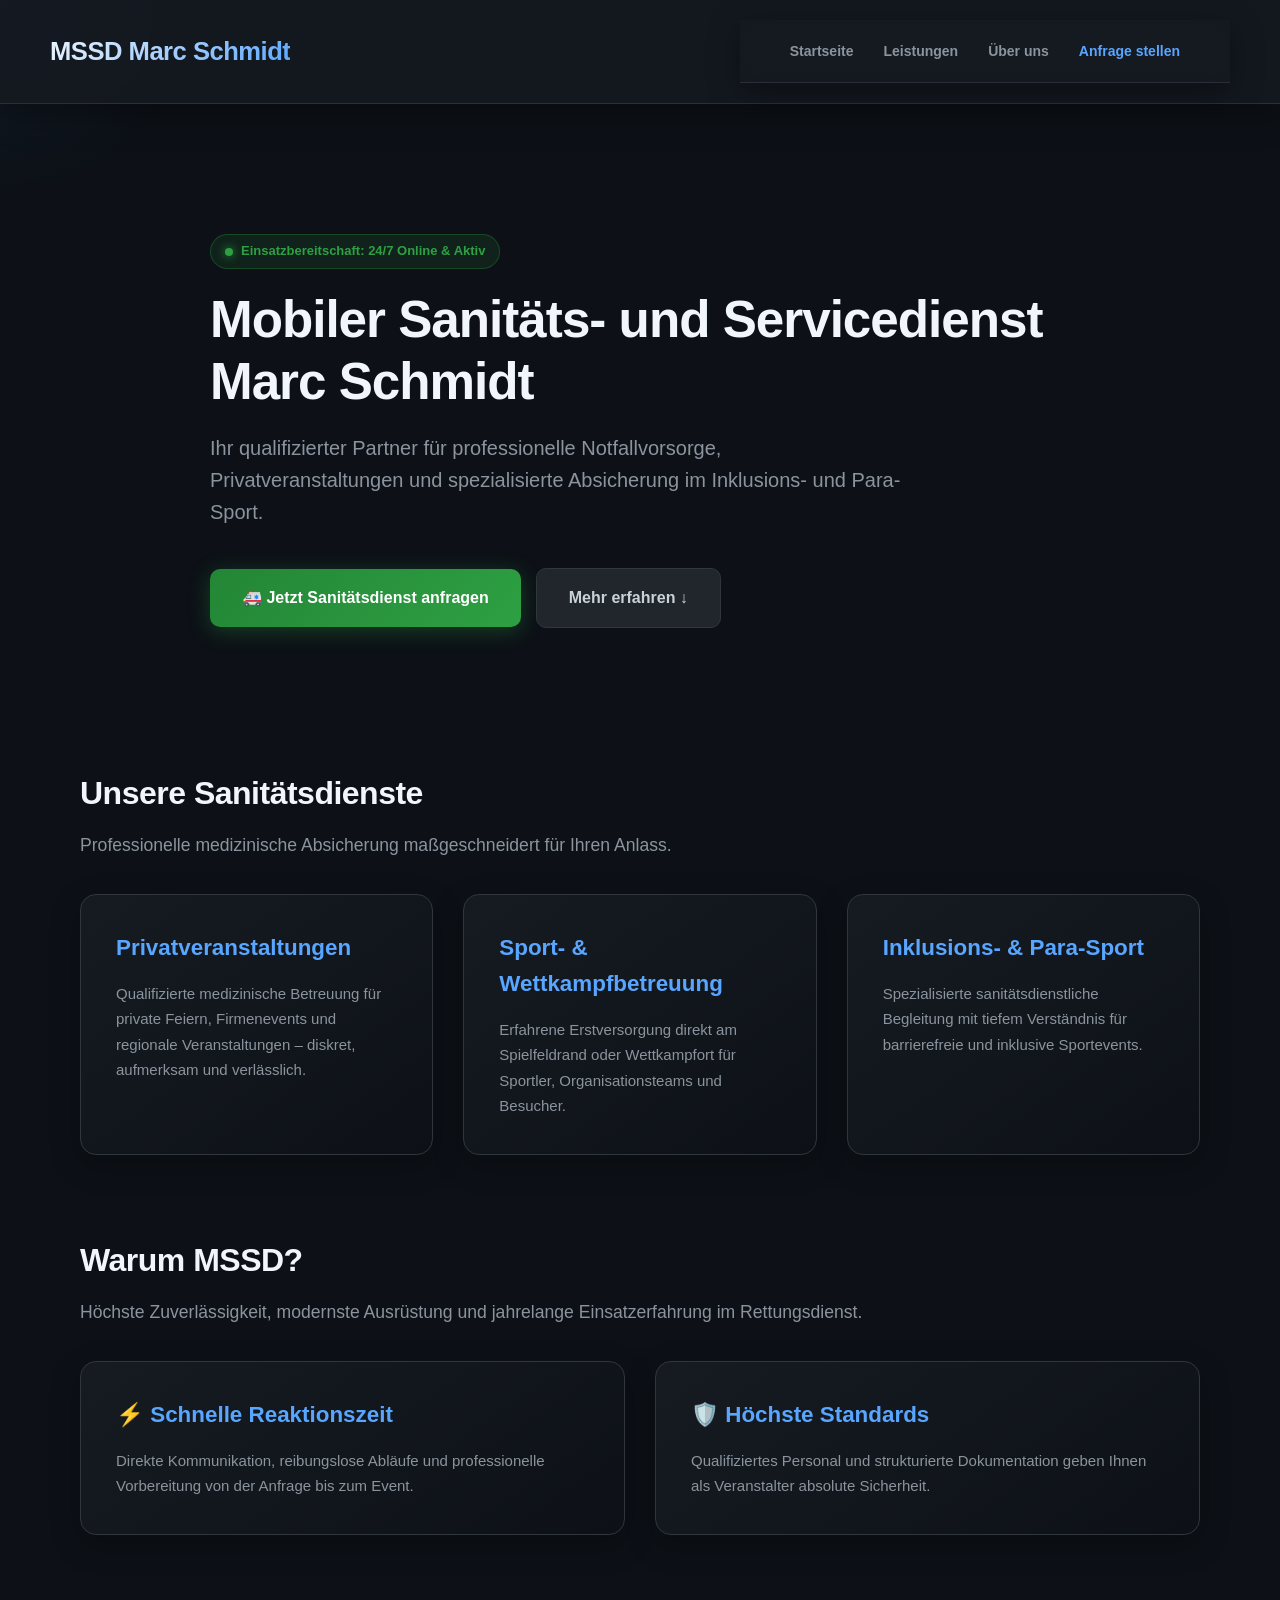
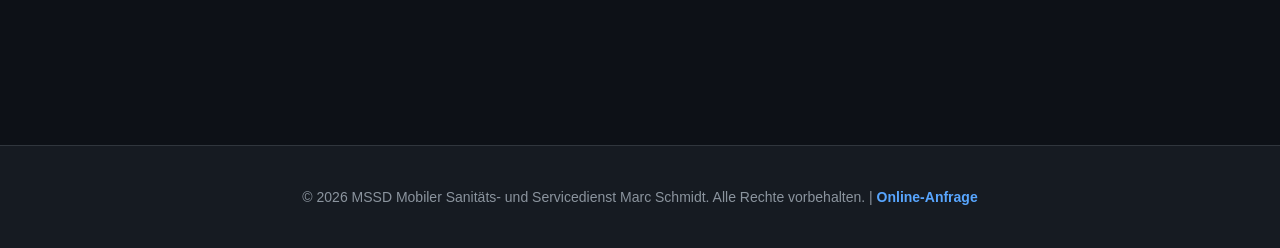
<file: index.html>
<!DOCTYPE html>
<html lang="de">
<head>
    <meta charset="UTF-8">
    <meta name="viewport" content="width=device-width, initial-scale=1.0">
    <title>MSSD – Mobiler Sanitäts- und Servicedienst Marc Schmidt</title>
    <link rel="stylesheet" href="index-style.css">
    <link rel="icon" href="data:image/svg+xml,<svg xmlns=%22http://www.w3.org/2000/svg%22 viewBox=%220 0 100 100%22><rect width=%22100%22 height=%22100%22 rx=%2222%22 fill=%22%23000000%22/><path d=%22M41 20h18v21h21v18h-21v21h-18v-21h-21v-18h21z%22 fill=%22%23ff3b30%22/></svg>">
    <style>
        body {
            position: relative;
            overflow-x: hidden;
        }

        /* Hintergrund-Animation: Der Krankenwagen (Stabil & Ruckelfrei) */
        .ambulance-track {
            position: fixed;
            bottom: 12px;
            left: -220px;
            width: 140px;
            height: 60px;
            z-index: 100;
            opacity: 0.85;
            animation: driveAmbulance 20s linear infinite;
            cursor: pointer;
            transition: transform 0.3s cubic-bezier(0.175, 0.885, 0.32, 1.275), filter 0.3s ease;
        }

        /* Butterweicher Hover-Effekt ohne Ruckeln oder Springen */
        .ambulance-track:hover {
            opacity: 1;
            transform: scale(1.15) translateY(-5px);
            filter: drop-shadow(0 0 10px rgba(88, 166, 255, 0.6));
        }

        .ambulance-body {
            position: absolute;
            bottom: 6px;
            width: 110px;
            height: 40px;
            background: #161b22;
            border: 2px solid #58a6ff;
            border-radius: 8px 14px 4px 4px;
            box-shadow: 0 4px 15px rgba(0, 0, 0, 0.5);
            transition: border-color 0.2s ease;
        }

        .ambulance-track:hover .ambulance-body {
            border-color: #60a5fa;
            box-shadow: 0 0 20px rgba(88, 166, 255, 0.4);
        }

        .ambulance-stripe {
            position: absolute;
            top: 18px;
            left: 0;
            width: 100%;
            height: 6px;
            background: #ef4444;
        }

        /* Sauberes rotes Sanitätskreuz */
        .ambulance-cross {
            position: absolute;
            top: 6px;
            left: 18px;
            width: 14px;
            height: 14px;
        }
        .ambulance-cross-v {
            position: absolute;
            top: 0;
            left: 5px;
            width: 4px;
            height: 14px;
            background: #ef4444;
            border-radius: 1px;
        }
        .ambulance-cross-h {
            position: absolute;
            top: 5px;
            left: 0;
            width: 14px;
            height: 4px;
            background: #ef4444;
            border-radius: 1px;
        }

        .ambulance-roof {
            position: absolute;
            bottom: 44px;
            left: 32px;
            width: 55px;
            height: 16px;
            background: #161b22;
            border: 2px solid #58a6ff;
            border-bottom: none;
            border-radius: 8px 8px 0 0;
        }

        /* Sich drehende Räder mit Speichen */
        .ambulance-wheel-1, .ambulance-wheel-2 {
            position: absolute;
            bottom: -4px;
            width: 20px;
            height: 20px;
            background: #0d1117;
            border: 2px solid #58a6ff;
            border-radius: 50%;
            z-index: 2;
            animation: spinWheel 0.8s linear infinite;
        }
        .ambulance-wheel-1 { left: 18px; }
        .ambulance-wheel-2 { right: 18px; }

        /* Speichen im Rad */
        .ambulance-wheel-1::after, .ambulance-wheel-2::after {
            content: '';
            position: absolute;
            top: 2px;
            left: 7px;
            width: 2px;
            height: 12px;
            background: #58a6ff;
        }
        .ambulance-wheel-1::before, .ambulance-wheel-2::before {
            content: '';
            position: absolute;
            top: 7px;
            left: 2px;
            width: 12px;
            height: 2px;
            background: #58a6ff;
        }

        @keyframes spinWheel {
            0% { transform: rotate(0deg); }
            100% { transform: rotate(360deg); }
        }

        .headlight {
            position: absolute;
            bottom: 12px;
            right: -15px;
            width: 20px;
            height: 12px;
            background: radial-gradient(circle, rgba(255,255,255,0.8) 0%, transparent 80%);
            border-radius: 50%;
        }

        .siren-light {
            position: absolute;
            bottom: 60px;
            left: 54px;
            width: 14px;
            height: 10px;
            background: #2563eb;
            border-radius: 4px;
            box-shadow: 0 0 15px #3b82f6;
            animation: flashBlue 0.4s ease-in-out infinite alternate;
            z-index: 3;
        }

        /* Turbo-Blinken des Blaulichts beim Hover (ohne Lag) */
        .ambulance-track:hover .siren-light {
            animation: flashBlueFast 0.15s ease-in-out infinite alternate;
        }

        @keyframes flashBlue {
            0% { opacity: 0.3; background: #1d4ed8; box-shadow: 0 0 5px #1d4ed8; }
            100% { opacity: 1; background: #60a5fa; box-shadow: 0 0 25px #3b82f6, 0 0 45px #60a5fa; }
        }

        @keyframes flashBlueFast {
            0% { opacity: 0.2; background: #1e3a8a; box-shadow: 0 0 2px #1e3a8a; }
            100% { opacity: 1; background: #93c5fd; box-shadow: 0 0 35px #3b82f6, 0 0 60px #93c5fd; }
        }

        @keyframes driveAmbulance {
            0% { transform: translateX(0vw); }
            100% { transform: translateX(120vw); }
        }

        #cursor-glow {
            position: fixed;
            width: 400px;
            height: 400px;
            background: radial-gradient(circle, rgba(88, 166, 255, 0.08) 0%, transparent 70%);
            pointer-events: none;
            transform: translate(-50%, -50%);
            z-index: 1;
        }

        .live-status {
            display: inline-flex;
            align-items: center;
            gap: 8px;
            background: rgba(35, 134, 54, 0.15);
            border: 1px solid rgba(35, 134, 54, 0.4);
            padding: 6px 14px;
            border-radius: 20px;
            font-size: 13px;
            color: #2ea043;
            font-weight: 600;
            margin-bottom: 20px;
        }

        .pulse-dot {
            width: 8px;
            height: 8px;
            background-color: #2ea043;
            border-radius: 50%;
            box-shadow: 0 0 10px #2ea043;
            animation: pulse 1.5s infinite;
        }

        @keyframes pulse {
            0% { transform: scale(0.95); box-shadow: 0 0 0 0 rgba(46, 160, 67, 0.7); }
            70% { transform: scale(1); box-shadow: 0 0 0 8px rgba(46, 160, 67, 0); }
            100% { transform: scale(0.95); box-shadow: 0 0 0 0 rgba(46, 160, 67, 0); }
        }
    </style>
</head>
<body>

    <div id="cursor-glow"></div>

    <!-- Krankenwagen -->
    <div class="ambulance-track" id="interactiveAmbulance" title="Klick mich für Martinshorn!">
        <div class="siren-light"></div>
        <div class="ambulance-roof"></div>
        <div class="ambulance-body">
            <div class="ambulance-stripe"></div>
            <div class="ambulance-cross">
                <div class="ambulance-cross-v"></div>
                <div class="ambulance-cross-h"></div>
            </div>
            <div class="headlight"></div>
        </div>
        <div class="ambulance-wheel-1"></div>
        <div class="ambulance-wheel-2"></div>
    </div>

    <header class="site-header">
        <div class="logo">MSSD Marc Schmidt</div>
        <nav class="nav-links">
            <a href="index.html">Startseite</a>
            <a href="#leistungen">Leistungen</a>
            <a href="#ueber">Über uns</a>
            <a href="anfrage.html" style="color: #58a6ff; font-weight: bold;">Anfrage stellen</a>
        </nav>
    </header>

    <main class="container">
        <section class="hero-section">
            <div class="live-status">
                <div class="pulse-dot"></div>
                <span>Einsatzbereitschaft: 24/7 Online &amp; Aktiv</span>
            </div>
            <h1>Mobiler Sanitäts- und Servicedienst Marc Schmidt</h1>
            <p>Ihr qualifizierter Partner für professionelle Notfallvorsorge, Privatveranstaltungen und spezialisierte Absicherung im Inklusions- und Para-Sport.</p>
            
            <div class="hero-actions" style="display: flex; gap: 15px; align-items: center;">
                <a href="anfrage.html" class="btn btn-primary">🚑 Jetzt Sanitätsdienst anfragen</a>
                <a href="#leistungen" class="btn btn-secondary">Mehr erfahren ↓</a>
            </div>
        </section>

        <section id="leistungen">
            <h2>Unsere Sanitätsdienste</h2>
            <p>Professionelle medizinische Absicherung maßgeschneidert für Ihren Anlass.</p>

            <div class="card-grid">
                <div class="card">
                    <h3>Privatveranstaltungen</h3>
                    <p>Qualifizierte medizinische Betreuung für private Feiern, Firmenevents und regionale Veranstaltungen – diskret, aufmerksam und verlässlich.</p>
                </div>

                <div class="card">
                    <h3>Sport- &amp; Wettkampfbetreuung</h3>
                    <p>Erfahrene Erstversorgung direkt am Spielfeldrand oder Wettkampfort für Sportler, Organisationsteams und Besucher.</p>
                </div>

                <div class="card">
                    <h3>Inklusions- &amp; Para-Sport</h3>
                    <p>Spezialisierte sanitätsdienstliche Begleitung mit tiefem Verständnis für barrierefreie und inklusive Sportevents.</p>
                </div>
            </div>
        </section>

        <section id="ueber" style="margin-top: 80px;">
            <h2>Warum MSSD?</h2>
            <p>Höchste Zuverlässigkeit, modernste Ausrüstung und jahrelange Einsatzerfahrung im Rettungsdienst.</p>
            <div class="card-grid">
                <div class="card">
                    <h3>⚡ Schnelle Reaktionszeit</h3>
                    <p>Direkte Kommunikation, reibungslose Abläufe und professionelle Vorbereitung von der Anfrage bis zum Event.</p>
                </div>
                <div class="card">
                    <h3>🛡️ Höchste Standards</h3>
                    <p>Qualifiziertes Personal und strukturierte Dokumentation geben Ihnen als Veranstalter absolute Sicherheit.</p>
                </div>
            </div>
        </section>
    </main>

    <footer class="site-footer">
        <p>&copy; 2026 MSSD Mobiler Sanitäts- und Servicedienst Marc Schmidt. Alle Rechte vorbehalten. | <a href="anfrage.html">Online-Anfrage</a></p>
    </footer>

    <script>
        // Cursor-Glow
        const glow = document.getElementById('cursor-glow');
        window.addEventListener('mousemove', (e) => {
            glow.style.left = e.clientX + 'px';
            glow.style.top = e.clientY + 'px';
        });

        // Optionaler Klick-Sound (dezent & leise)
        let audioCtx = null;
        let isPlaying = false;

        function playSirenOnClick() {
            if (isPlaying) return;
            isPlaying = true;

            const AudioContext = window.AudioContext || window.webkitAudioContext;
            if (!AudioContext) return;
            if (!audioCtx) audioCtx = new AudioContext();

            if (audioCtx.state === 'suspended') {
                audioCtx.resume();
            }

            const osc = audioCtx.createOscillator();
            const gain = audioCtx.createGain();

            osc.type = 'sine';
            osc.connect(gain);
            gain.connect(audioCtx.destination);

            const now = audioCtx.currentTime;
            gain.gain.setValueAtTime(0.08, now);

            osc.frequency.setValueAtTime(440, now);
            osc.frequency.setValueAtTime(580, now + 0.22);
            osc.frequency.setValueAtTime(440, now + 0.44);
            osc.frequency.setValueAtTime(580, now + 0.66);

            gain.gain.exponentialRampToValueAtTime(0.0001, now + 0.9);

            osc.start(now);
            osc.stop(now + 0.9);

            setTimeout(() => { isPlaying = false; }, 950);
        }

        const amb = document.getElementById('interactiveAmbulance');
        amb.addEventListener('click', playSirenOnClick);
    </script>
</body>
</html>
</file>
<file: index-style.css>
/* ==========================================================
   MSSD STARTSEITE - ULTRA-MODERN & HIGH-END (index-style.css)
   ========================================================== */
* {
    box-sizing: border-box;
    margin: 0;
    padding: 0;
}

body {
    background-color: #0d1117;
    color: #c9d1d9;
    font-family: -apple-system, BlinkMacSystemFont, "Segoe UI", Roboto, Helvetica, Arial, sans-serif;
    line-height: 1.6;
    overflow-x: hidden;
}

/* Hauptlayout-Container */
.container, .main-container, .home-container {
    max-width: 1200px;
    margin: 0 auto;
    padding: 50px 20px;
}

/* Moderner Glasmorphismus-Header / Navigation */
header, .site-header, nav {
    background: rgba(22, 27, 34, 0.85);
    backdrop-filter: blur(10px);
    border-bottom: 1px solid rgba(48, 54, 61, 0.8);
    padding: 20px 50px;
    display: flex;
    justify-content: space-between;
    align-items: center;
    position: sticky;
    top: 0;
    z-index: 1000;
    box-shadow: 0 8px 32px rgba(0, 0, 0, 0.4);
}

.logo, .brand-title, header h1 {
    color: #f0f6fc;
    font-size: 1.6rem;
    font-weight: 800;
    letter-spacing: -0.5px;
    text-decoration: none;
    background: linear-gradient(135deg, #f0f6fc 0%, #58a6ff 100%);
    -webkit-background-clip: text;
    -webkit-text-fill-color: transparent;
}

/* Navigations-Links mit Glow-Effekt */
nav ul, .nav-links {
    list-style: none;
    display: flex;
    gap: 30px;
}

nav a, .nav-links a {
    color: #8b949e;
    text-decoration: none;
    font-size: 14px;
    font-weight: 600;
    transition: all 0.3s ease;
    position: relative;
}

nav a::after, .nav-links a::after {
    content: '';
    position: absolute;
    width: 0;
    height: 2px;
    bottom: -4px;
    left: 0;
    background-color: #58a6ff;
    transition: width 0.3s ease;
}

nav a:hover, .nav-links a:hover {
    color: #58a6ff;
}

nav a:hover::after, .nav-links a:hover::after {
    width: 100%;
}

/* Hero-Bereich / Willkommenssektion */
.hero, .hero-section {
    padding: 80px 20px;
    text-align: left;
    max-width: 900px;
    margin: 0 auto;
}

.hero h1, .hero-section h1 {
    color: #f0f6fc;
    font-size: 3.2rem;
    font-weight: 900;
    margin-bottom: 20px;
    letter-spacing: -1px;
    line-height: 1.2;
}

.hero p, .hero-section p {
    color: #8b949e;
    font-size: 1.25rem;
    margin-bottom: 40px;
    max-width: 700px;
}

/* High-End Buttons mit Glow & sanftem Push */
.btn, .btn-primary, .btn-secondary {
    display: inline-block;
    padding: 16px 32px;
    border-radius: 10px;
    font-weight: 700;
    text-decoration: none;
    cursor: pointer;
    text-align: center;
    transition: all 0.3s cubic-bezier(0.4, 0, 0.2, 1);
    border: none;
    font-size: 16px;
}

.btn-primary {
    background: linear-gradient(135deg, #238636 0%, #2ea043 100%);
    color: #ffffff;
    box-shadow: 0 4px 20px rgba(35, 134, 54, 0.4);
}

.btn-primary:hover {
    transform: translateY(-3px);
    box-shadow: 0 8px 30px rgba(46, 160, 67, 0.6);
}

.btn-secondary {
    background-color: #21262d;
    color: #c9d1d9;
    border: 1px solid #30363d;
}

.btn-secondary:hover {
    background-color: #30363d;
    color: #f0f6fc;
    border-color: #58a6ff;
    transform: translateY(-2px);
}

/* Sektionen */
section {
    max-width: 1200px;
    margin: 60px auto;
    padding: 0 20px;
}

section h2 {
    color: #f0f6fc;
    font-size: 2rem;
    font-weight: 800;
    margin-bottom: 12px;
    letter-spacing: -0.5px;
}

section > p {
    color: #8b949e;
    margin-bottom: 35px;
    font-size: 1.1rem;
}

/* Grid für die Leistungs-Karten */
.card-grid, .features-grid {
    display: grid;
    grid-template-columns: repeat(auto-fit, minmax(350px, 1fr));
    gap: 30px;
    margin-top: 20px;
}

/* ==========================================================
   DER GEILE SHINE- / GLANZ-EFFEKT BEIM RÜBERWANDERN (HOVER)
   ========================================================== */
.card, .feature-card {
    background: linear-gradient(145deg, #161b22 0%, #0d1117 100%);
    border: 1px solid #30363d;
    border-radius: 16px;
    padding: 35px;
    transition: all 0.4s cubic-bezier(0.16, 1, 0.3, 1);
    position: relative;
    overflow: hidden;
    box-shadow: 0 10px 30px rgba(0, 0, 0, 0.3);
}

/* Das Glanz-Licht, das über die Karte wandert */
.card::before, .feature-card::before {
    content: '';
    position: absolute;
    top: 0;
    left: -100%;
    width: 100%;
    height: 100%;
    background: linear-gradient(
        90deg,
        transparent,
        rgba(88, 166, 255, 0.08),
        transparent
    );
    transition: none;
}

.card:hover::before, .feature-card:hover::before {
    left: 100%;
    transition: 0.7s ease-in-out;
}

.card:hover, .feature-card:hover {
    border-color: #58a6ff;
    transform: translateY(-8px);
    box-shadow: 0 20px 40px rgba(88, 166, 255, 0.2);
    background: linear-gradient(145deg, #1c2128 0%, #161b22 100%);
}

.card h3, .feature-card h3 {
    color: #58a6ff;
    font-size: 1.4rem;
    font-weight: 700;
    margin-bottom: 15px;
}

.card p, .feature-card p {
    color: #8b949e;
    font-size: 15px;
    line-height: 1.7;
}

/* Footer / Fußzeile */
footer, .site-footer {
    text-align: center;
    margin-top: 100px;
    padding: 40px 20px;
    border-top: 1px solid #30363d;
    color: #8b949e;
    font-size: 14px;
    background-color: #161b22;
}

footer a, .site-footer a {
    color: #58a6ff;
    text-decoration: none;
    font-weight: 600;
}

footer a:hover {
    text-decoration: underline;
}
</file>
